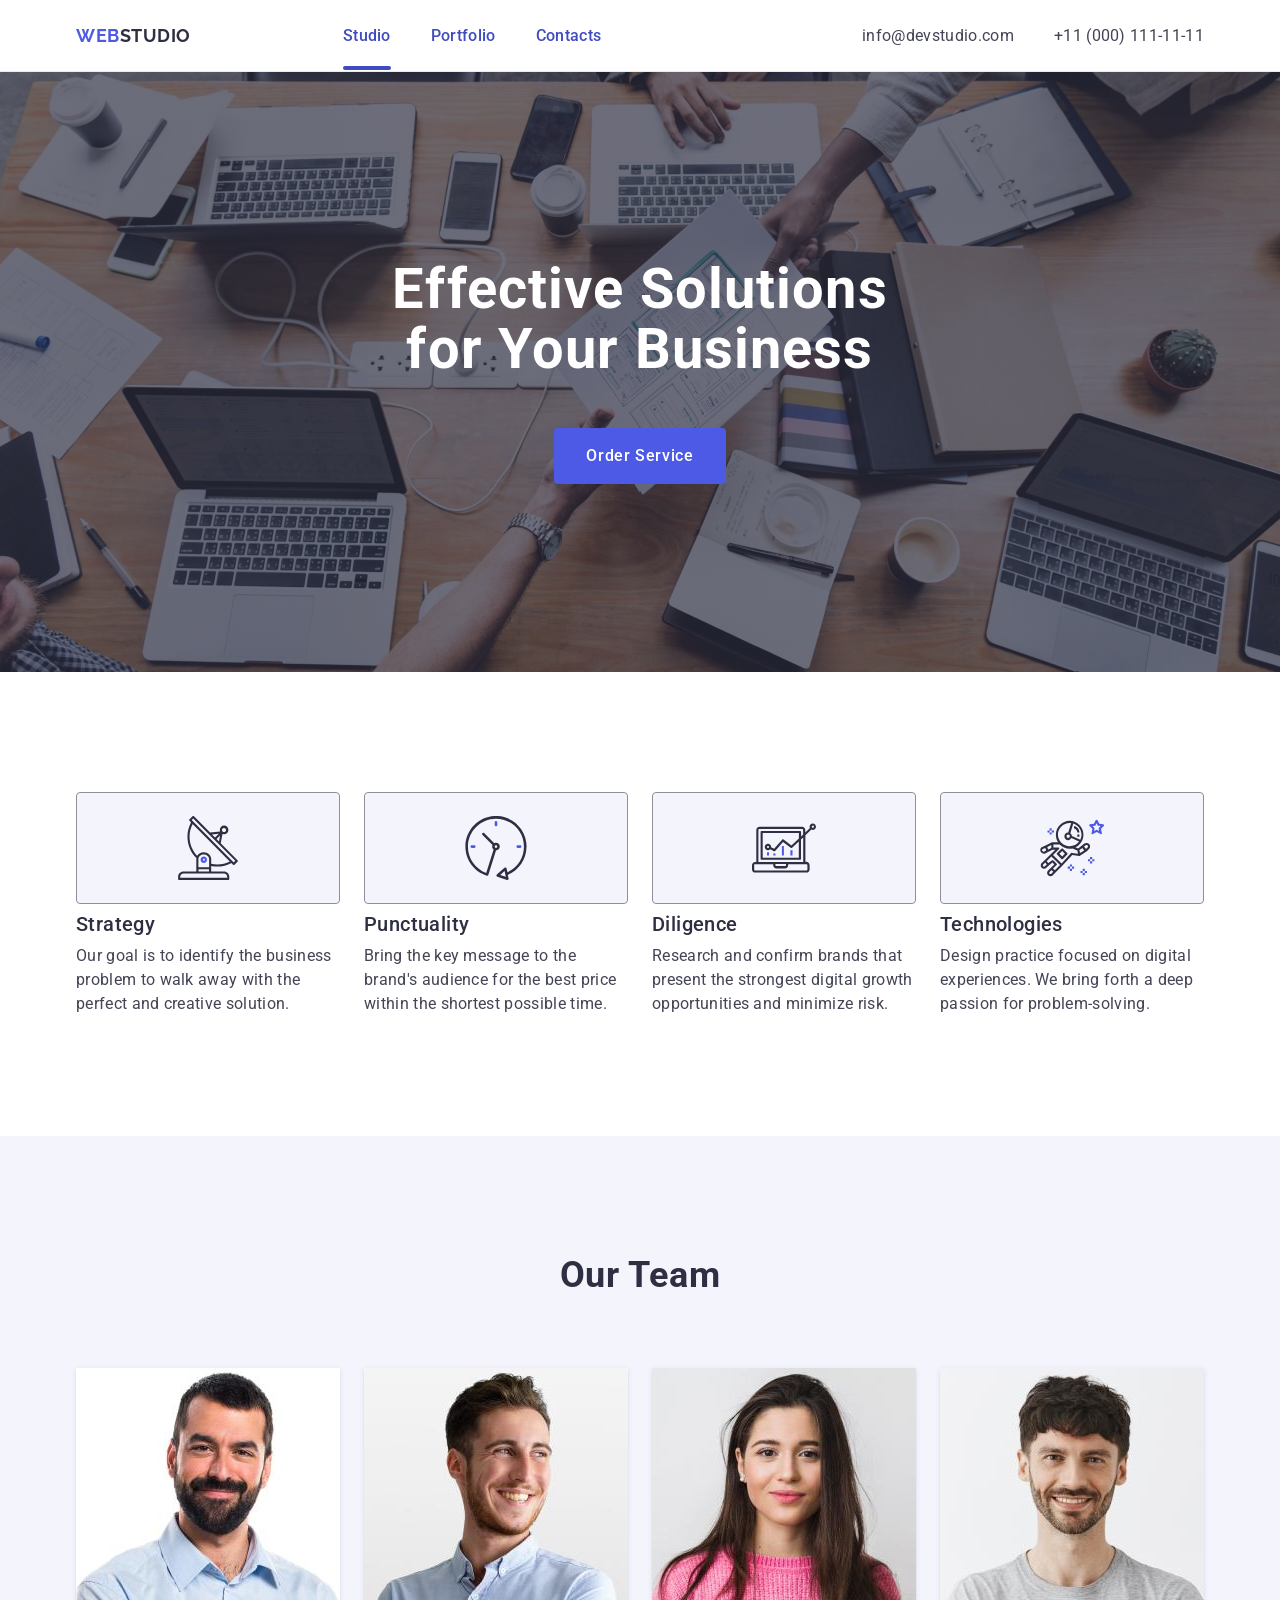
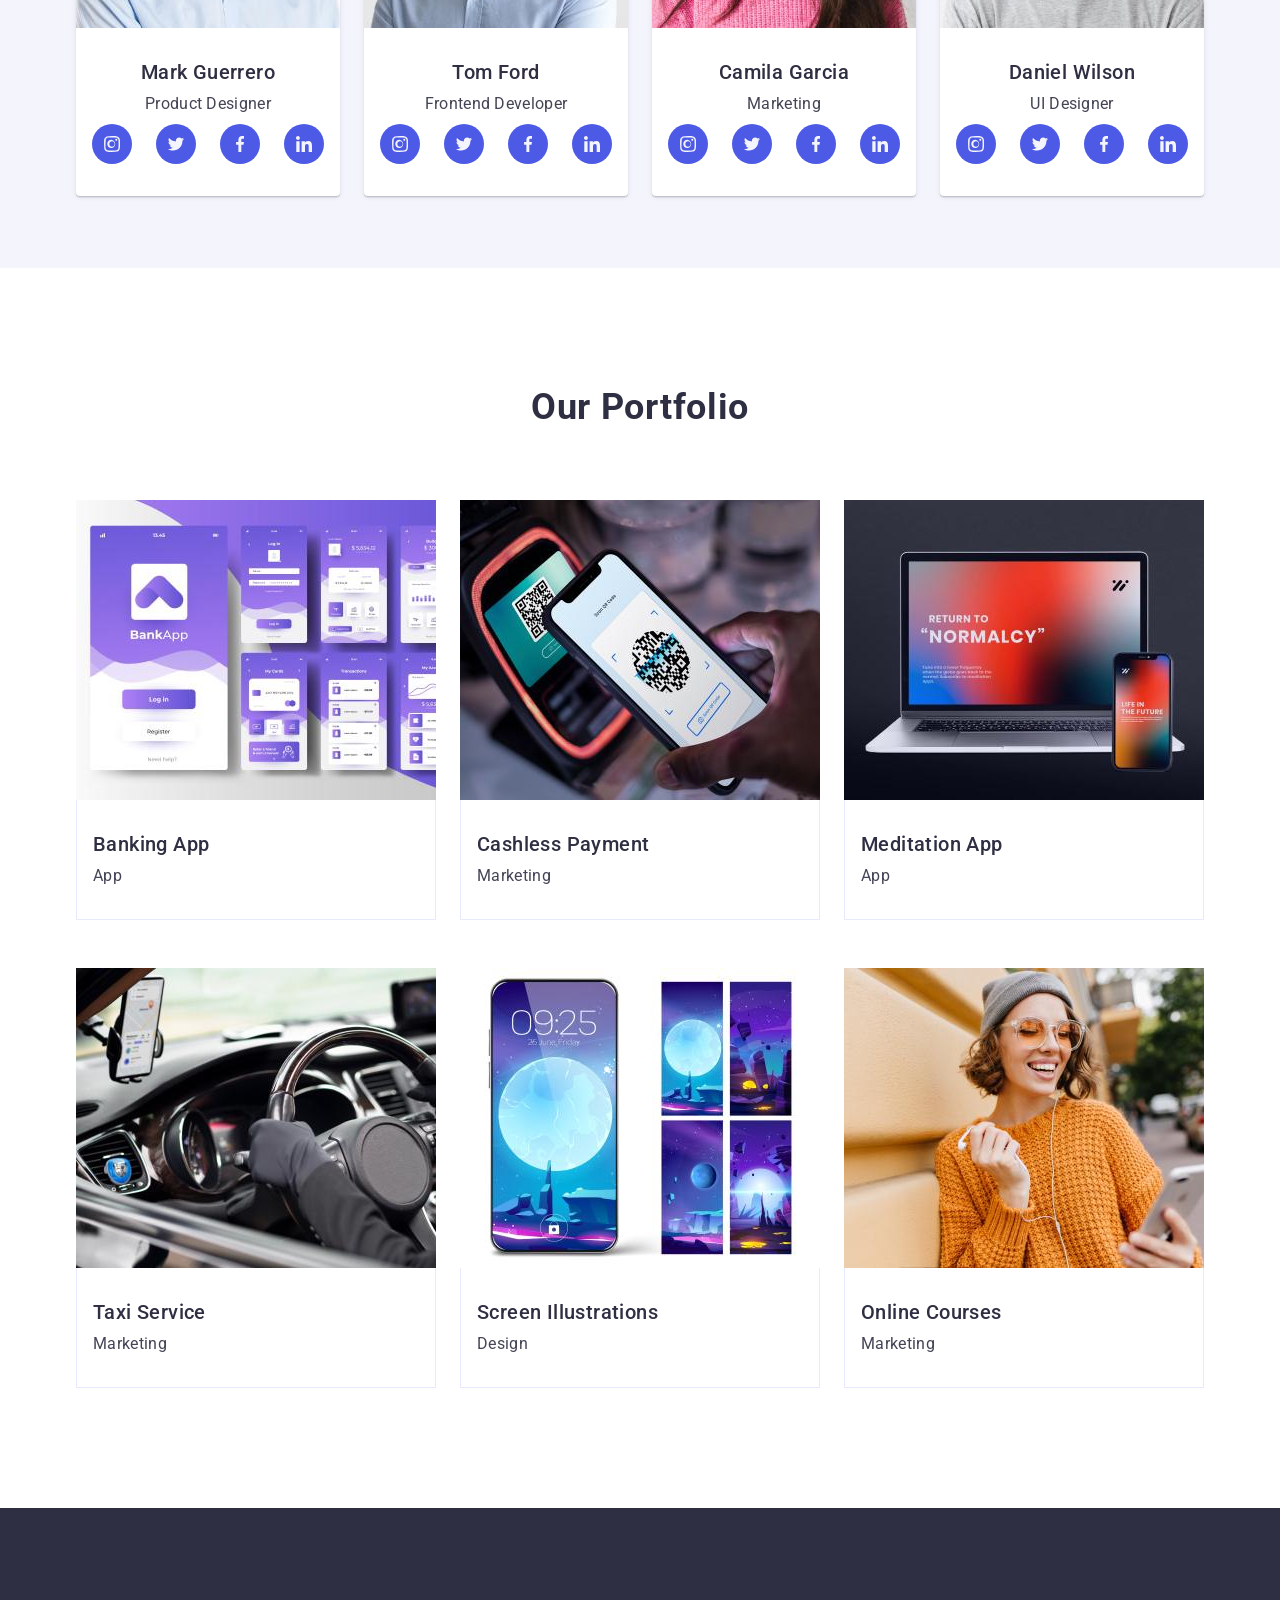
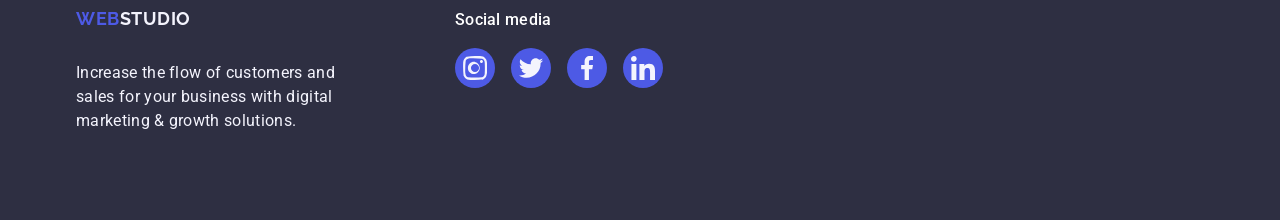
<file: index.html>
<!DOCTYPE html>
<html lang="en">
  <head>
    <meta charset="UTF-8" />
    <meta http-equiv="X-UA-Compatible" content="IE=edge" />
    <meta name="viewport" content="width=device-width, initial-scale=1.0" />
    <link rel="preconnect" href="https://fonts.googleapis.com" />
    <link rel="preconnect" href="https://fonts.gstatic.com" crossorigin />
    <link
      href="https://fonts.googleapis.com/css2?family=Raleway:ital,wght@0,700;1,700&family=Roboto:wght@400;500;700&display=swap"
      rel="stylesheet"
    />
    <link
      rel="stylesheet"
      href="https://cdn.jsdelivr.net/npm/modern-normalize@1.1.0/modern-normalize.min.css"
    />
    <link rel="stylesheet" href="./css/styles.css" />
    <title>WebStudio</title>
  </head>

  <body>
    <header class="header">
      <div class="container">
        <nav class="navigation">
          <a href="./index.html" class="navigation-list-logo-item-left"
            >Web<span class="navigation-list-logo-item-right">Studio</span></a
          >
          <ul class="navigation-list">
            <li class="navigation-list-item">
              <a
                class="navigation-list-link navigation-list-link-active"
                href="./index.html"
                >Studio</a
              >
            </li>
            <li class="navigation-list-item">
              <a class="navigation-list-link" href="">Portfolio</a>
            </li>
            <li class="navigation-list-item">
              <a class="navigation-list-link" href="">Contacts</a>
            </li>
          </ul>
        </nav>
        <address class="address">
          <ul class="address-list-item">
            <li class="address-list">
              <a
                class="address-list-mailto-phone"
                href="mailto:info@devstudio.com"
                >info@devstudio.com</a
              >
            </li>
            <li class="address-list">
              <a
                class="address-list-mailto-phone"
                href="teladdress-list-mailto-phone:+110001111111"
                >+11 (000) 111-11-11</a
              >
            </li>
          </ul>
        </address>
      </div>
    </header>

    <main class="main">
      <!--HERO-->
      <section class="hero">
        <div class="container">
          <h1 class="hero-header">Effective Solutions for Your Business</h1>
          <button class="modal-btn" type="button">Order Service</button>
        </div>
      </section>

      <!--O nas-->
      <section class="about">
        <div class="container">
          <!--Nasze atuty-->
          <h2 class="secondary-header visually-hidden">Our advantages</h2>
          <ul class="about-strengths">
            <li class="about-strengths-list">
              <div class="about-icon">
                <svg class="about-icon-item" width="64" height="64">
                  <use href="./images/icons.svg#icon-antenna"></use>
                </svg>
              </div>
              <h3 class="about-header-list">Strategy</h3>
              <p class="about-strengths-list-item">
                Our goal is to identify the business problem to walk away with
                the perfect and creative solution.
              </p>
            </li>
            <li class="about-strengths-list">
              <div class="about-icon">
                <svg class="about-icon-item" width="64" height="64">
                  <use href="./images/icons.svg#icon-clock"></use>
                </svg>
              </div>
              <h3 class="about-header-list">Punctuality</h3>
              <p class="about-strengths-list-item">
                Bring the key message to the brand's audience for the best price
                within the shortest possible time.
              </p>
            </li>
            <li class="about-strengths-list">
              <div class="about-icon">
                <svg class="about-icon-item" width="64" height="64">
                  <use href="./images/icons.svg#icon-diagram"></use>
                </svg>
              </div>
              <h3 class="about-header-list">Diligence</h3>
              <p class="about-strengths-list-item">
                Research and confirm brands that present the strongest digital
                growth opportunities and minimize risk.
              </p>
            </li>
            <li class="about-strengths-list">
              <div class="about-icon">
                <svg class="about-icon-item" width="64" height="64">
                  <use href="./images/icons.svg#icon-astronaut"></use>
                </svg>
              </div>
              <h3 class="about-header-list">Technologies</h3>
              <p class="about-strengths-list-item">
                Design practice focused on digital experiences. We bring forth a
                deep passion for problem-solving.
              </p>
            </li>
          </ul>
        </div>
      </section>

      <!--Agencja-->
      <section class="agency">
        <div class="container">
          <h2 class="secondary-header mar">Our Team</h2>
          <ul class="agency-img">
            <li class="agency-img-list">
              <img
                class="agency-img-list-team"
                src="./images/team/teamcard1.jpg"
                alt="smiling man with dark beard in a blue shirt"
                width="264"
                height="260"
              />
              <div class="species">
                <h3 class="agency-list-name">Mark Guerrero</h3>
                <p class="agency-list-name-item">Product Designer</p>
                <ul class="icon-list">
                  <li class="icon">
                    <a class="icon-link" href="">
                      <svg class="icon-svg" width="16" height="16">
                        <use href="./images/icons.svg#icon-instagram"></use>
                      </svg>
                    </a>
                  </li>
                  <li class="icon">
                    <a class="icon-link" href="">
                      <svg class="icon-svg" width="16" height="16">
                        <use href="./images/icons.svg#icon-twitter"></use>
                      </svg>
                    </a>
                  </li>
                  <li class="icon">
                    <a class="icon-link" href="">
                      <svg class="icon-svg" width="16" height="16">
                        <use href="./images/icons.svg#icon-facebook"></use>
                      </svg>
                    </a>
                  </li>
                  <li class="icon">
                    <a class="icon-link" href="">
                      <svg class="icon-svg" width="16" height="16">
                        <use href="./images/icons.svg#icon-linkedin"></use>
                      </svg>
                    </a>
                  </li>
                </ul>
              </div>
            </li>
            <li class="agency-img-list">
              <img
                class="agency-img-list-team"
                src="./images/team/teamcard2.jpg"
                alt="a smiling man with red beard and a blue shirt"
                width="264"
                height="260"
              />
              <div class="species">
                <h3 class="agency-list-name">Tom Ford</h3>
                <p class="agency-list-name-item">Frontend Developer</p>
                <ul class="icon-list">
                  <li class="icon">
                    <a class="icon-link" href="">
                      <svg class="icon-svg" width="16" height="16">
                        <use href="./images/icons.svg#icon-instagram"></use>
                      </svg>
                    </a>
                  </li>
                  <li class="icon">
                    <a class="icon-link" href="">
                      <svg class="icon-svg" width="16" height="16">
                        <use href="./images/icons.svg#icon-twitter"></use>
                      </svg>
                    </a>
                  </li>
                  <li class="icon">
                    <a class="icon-link" href="">
                      <svg class="icon-svg" width="16" height="16">
                        <use href="./images/icons.svg#icon-facebook"></use>
                      </svg>
                    </a>
                  </li>
                  <li class="icon">
                    <a class="icon-link" href="">
                      <svg class="icon-svg" width="16" height="16">
                        <use href="./images/icons.svg#icon-linkedin"></use>
                      </svg>
                    </a>
                  </li>
                </ul>
              </div>
            </li>
            <li class="agency-img-list">
              <img
                class="agency-img-list-team"
                src="./images/team/teamcard3.jpg"
                alt="woman with long black hair in a pink sweater"
                width="264"
                height="260"
              />
              <div class="species">
                <h3 class="agency-list-name">Camila Garcia</h3>
                <p class="agency-list-name-item">Marketing</p>
                <ul class="icon-list">
                  <li class="icon">
                    <a class="icon-link" href="">
                      <svg class="icon-svg" width="16" height="16">
                        <use href="./images/icons.svg#icon-instagram"></use>
                      </svg>
                    </a>
                  </li>
                  <li class="icon">
                    <a class="icon-link" href="">
                      <svg class="icon-svg" width="16" height="16">
                        <use href="./images/icons.svg#icon-twitter"></use>
                      </svg>
                    </a>
                  </li>
                  <li class="icon">
                    <a class="icon-link" href="">
                      <svg class="icon-svg" width="16" height="16">
                        <use href="./images/icons.svg#icon-facebook"></use>
                      </svg>
                    </a>
                  </li>
                  <li class="icon">
                    <a class="icon-link" href="">
                      <svg class="icon-svg" width="16" height="16">
                        <use href="./images/icons.svg#icon-linkedin"></use>
                      </svg>
                    </a>
                  </li>
                </ul>
              </div>
            </li>
            <li class="agency-img-list">
              <img
                class="agency-img-list-team"
                src="./images/team/teamcard4.jpg"
                alt="a shaggy man with short stubble in a gray T-shirt"
                width="264"
                height="260"
              />
              <div class="species">
                <h3 class="agency-list-name">Daniel Wilson</h3>
                <p class="agency-list-name-item">UI Designer</p>
                <ul class="icon-list">
                  <li class="icon">
                    <a class="icon-link" href="">
                      <svg class="icon-svg" width="16" height="16">
                        <use href="./images/icons.svg#icon-instagram"></use>
                      </svg>
                    </a>
                  </li>
                  <li class="icon">
                    <a class="icon-link" href="">
                      <svg class="icon-svg" width="16" height="16">
                        <use href="./images/icons.svg#icon-twitter"></use>
                      </svg>
                    </a>
                  </li>
                  <li class="icon">
                    <a class="icon-link" href="">
                      <svg class="icon-svg" width="16" height="16">
                        <use href="./images/icons.svg#icon-facebook"></use>
                      </svg>
                    </a>
                  </li>
                  <li class="icon">
                    <a class="icon-link" href="">
                      <svg class="icon-svg" width="16" height="16">
                        <use href="./images/icons.svg#icon-linkedin"></use>
                      </svg>
                    </a>
                  </li>
                </ul>
              </div>
            </li>
          </ul>
        </div>
      </section>

      <!--Portfolio-->
      <section class="portfolio">
        <div class="container">
          <h2 class="secondary-header mar">Our Portfolio</h2>
          <ul class="portfolio-img">
            <li class="portfolio-img-list">
              <div class="box">
                <img
                  class="portfolio-img-list-item"
                  src="./images/portfolio/img1.jpg"
                  alt="view of the banking application with its subpages"
                  width="360"
                  height="300"
                />
                <!-- <div class="overlay"> -->
                <p class="content overlay">
                  14 Stylish and User-Friendly App Design Concepts · Task
                  Manager App · Calorie Tracker App · Exotic Fruit Ecommerce App
                  · Cloud Storage App
                </p>
                <!-- </div> -->
              </div>
              <div class="card-content">
                <h3 class="portfolio-list-title">Banking App</h3>
                <p class="portfolio-list-product">App</p>
              </div>
            </li>
            <li class="portfolio-img-list">
              <div class="box">
                <img
                  class="portfolio-img-list-item"
                  src="./images/portfolio/img2.jpg"
                  alt="a payment terminal with a qr code and a smartphone copying this code"
                  width="360"
                  height="300"
                />
                <!-- <div class="overlay"> -->
                <p class="content overlay">
                  14 Stylish and User-Friendly App Design Concepts · Task
                  Manager App · Calorie Tracker App · Exotic Fruit Ecommerce App
                  · Cloud Storage App
                </p>
                <!-- </div> -->
              </div>
              <div class="card-content">
                <h3 class="portfolio-list-title">Cashless Payment</h3>
                <p class="portfolio-list-product">Marketing</p>
              </div>
            </li>
            <li class="portfolio-img-list">
              <div class="box">
                <img
                  class="portfolio-img-list-item"
                  src="./images/portfolio/img3.jpg"
                  alt="view of a laptop and smartphone with an application titled return to normalcy, on a colorful background"
                  width="360"
                  height="300"
                />
                <!-- <div class="overlay"> -->
                <p class="content overlay">
                  14 Stylish and User-Friendly App Design Concepts · Task
                  Manager App · Calorie Tracker App · Exotic Fruit Ecommerce App
                  · Cloud Storage App
                </p>
                <!-- </div> -->
              </div>
              <div class="card-content">
                <h3 class="portfolio-list-title">Meditation App</h3>
                <p class="portfolio-list-product">App</p>
              </div>
            </li>
            <li class="portfolio-img-list">
              <div class="box">
                <img
                  class="portfolio-img-list-item"
                  src="./images/portfolio/img4.jpg"
                  alt="view of the car cockpit with the driver wearing gloves holding the steering wheel"
                  width="360"
                  height="300"
                />
                <!-- <div class="overlay"> -->
                <p class="content overlay">
                  14 Stylish and User-Friendly App Design Concepts · Task
                  Manager App · Calorie Tracker App · Exotic Fruit Ecommerce App
                  · Cloud Storage App
                </p>
                <!-- </div> -->
              </div>
              <div class="card-content">
                <h3 class="portfolio-list-title">Taxi Service</h3>
                <p class="portfolio-list-product">Marketing</p>
              </div>
            </li>
            <li class="portfolio-img-list">
              <div class="box">
                <img
                  class="portfolio-img-list-item"
                  src="./images/portfolio/img5.jpg"
                  alt="the smartphone screenshot is shown in the illustrations"
                  width="360"
                  height="300"
                />
                <!-- <div class="overlay"> -->
                <p class="content overlay">
                  14 Stylish and User-Friendly App Design Concepts · Task
                  Manager App · Calorie Tracker App · Exotic Fruit Ecommerce App
                  · Cloud Storage App
                </p>
                <!-- </div> -->
              </div>
              <div class="card-content">
                <h3 class="portfolio-list-title">Screen Illustrations</h3>
                <p class="portfolio-list-product">Design</p>
              </div>
            </li>
            <li class="portfolio-img-list">
              <div class="box">
                <img
                  class="portfolio-img-list-item"
                  src="./images/portfolio/img6.jpg"
                  alt="charming-short-haired-lady-gray-hat-standing-beside-wall-with-smartphone"
                  width="360"
                  height="300"
                />
                <!-- <div class="overlay"> -->
                <p class="content overlay">
                  14 Stylish and User-Friendly App Design Concepts · Task
                  Manager App · Calorie Tracker App · Exotic Fruit Ecommerce App
                  · Cloud Storage App
                </p>
                <!-- </div> -->
              </div>
              <div class="card-content">
                <h3 class="portfolio-list-title">Online Courses</h3>
                <p class="portfolio-list-product">Marketing</p>
              </div>
            </li>
          </ul>
        </div>
      </section>
    </main>

    <!---->
    <footer class="footer">
      <div class="container">
        <div class="footer-logo">
          <a href="./index.html" class="footer-logo-item-left"
            >Web<span class="footer-logo-item-right">Studio</span></a
          >

          <p class="footer-text">
            Increase the flow of customers and<br />
            sales for your business with digital <br />
            marketing & growth solutions.
          </p>
        </div>
        <div class="footer-social-media">
          <p class="footer-social">Social media</p>
          <ul class="footer-icon-list">
            <li class="footer-icon">
              <a class="footer-icon-link" href="">
                <svg class="footer-icon-svg" width="24" height="24">
                  <use href="./images/icons.svg#icon-instagram"></use>
                </svg>
              </a>
            </li>
            <li class="footer-icon">
              <a class="footer-icon-link" href="">
                <svg class="footer-icon-svg" width="24" height="24">
                  <use href="./images/icons.svg#icon-twitter"></use>
                </svg>
              </a>
            </li>
            <li class="footer-icon">
              <a class="footer-icon-link" href="">
                <svg class="footer-icon-svg" width="24" height="24">
                  <use href="./images/icons.svg#icon-facebook"></use>
                </svg>
              </a>
            </li>
            <li class="footer-icon">
              <a class="footer-icon-link" href="">
                <svg class="footer-icon-svg" width="24" height="24">
                  <use href="./images/icons.svg#icon-linkedin"></use>
                </svg>
              </a>
            </li>
          </ul>
        </div>
      </div>
    </footer>
  </body>
</html>
<!-- do usunięcia -->
<!-- <img
                      src="./images/linkedin.svg"
                      width="16"
                      height="16"
                      alt="Description"
                    /> -->
</file>
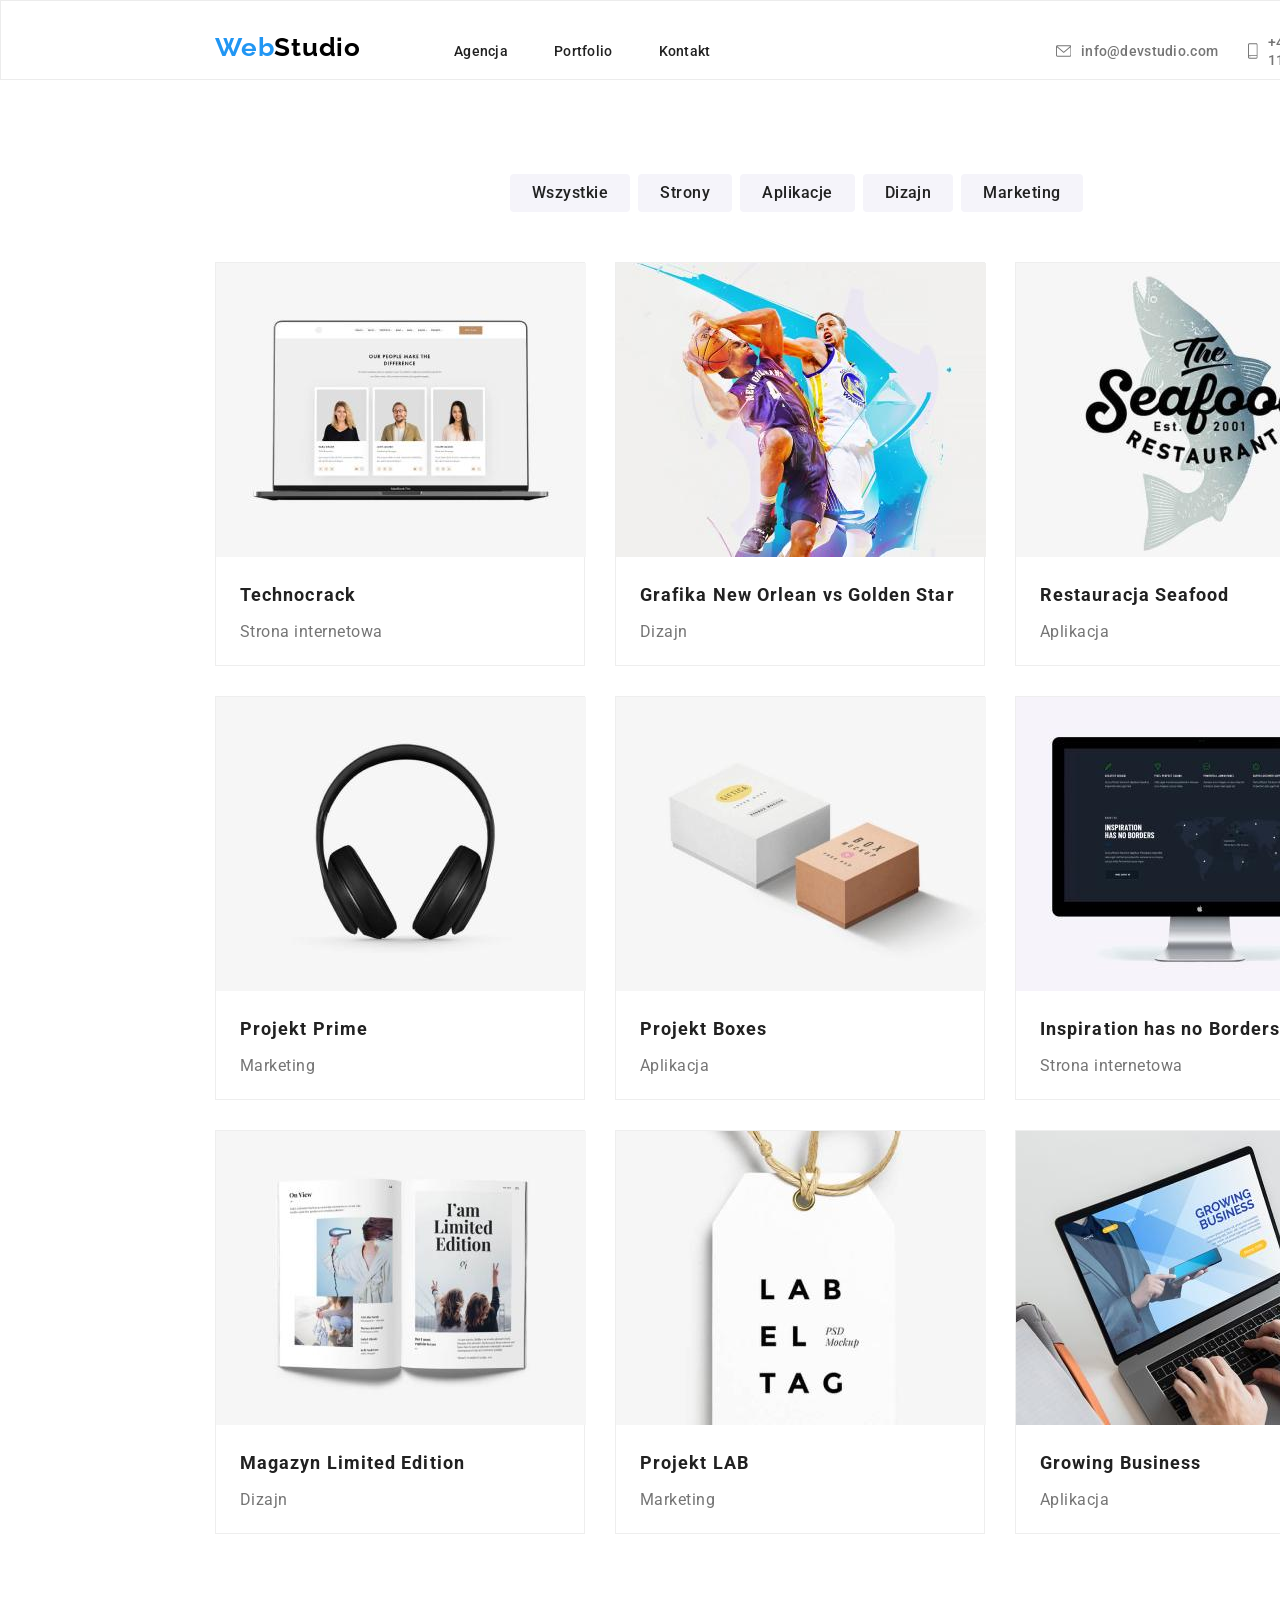
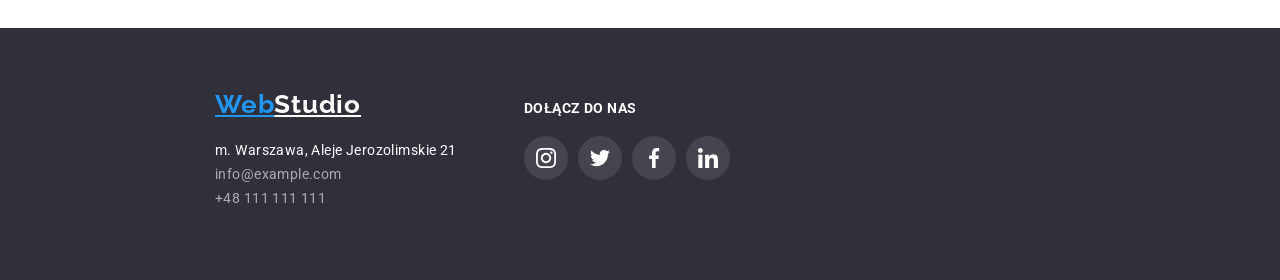
<file: portfolio.html>
<!DOCTYPE html>
<html lang="pl">
<head>
    <meta charset="UTF-8">
    <meta http-equiv="X-UA-Compatible" content="IE=edge">
    <meta name="viewport" content="width=device-width, initial-scale=1.0">
    <link rel="stylesheet" href="https://cdnjs.cloudflare.com/ajax/libs/modern-normalize/1.0.0/modern-normalize.min.css" />
    <link rel="stylesheet" href="css/style.css">
    <link rel="preconnect" href="https://fonts.googleapis.com">
    <link rel="preconnect" href="https://fonts.gstatic.com" crossorigin>
    <link href="https://fonts.googleapis.com/css2?family=Raleway:wght@700&family=Roboto:wght@400;500;700;900&display=swap"
        rel="stylesheet">
    <title>Portfolio</title>
</head>

<body class="body">

    <header class="header border">
        <div class="container">
            <nav class="navigation">
    
                <ul class="navigation-list-logo list">
                    <li class="navigation-list-logo-item"><a class="navigation-list-logo-item-left link"
                            href="index.html">Web</a></li>
                    <li class="navigation-list-logo-item"><a class="navigation-list-logo-item-right link"
                            href="index.html">Studio</a></li>
                </ul>
    
                <ul class="navigation-list list">
                    <li class="navigation-list-item"><a class="navigation-list-link link" href="#">Agencja</a></li>
                    <li class="navigation-list-item"><a class="navigation-list-link link"
                            href="portfolio.html">Portfolio</a></li>
                    <li class="navigation-list-item"><a class="navigation-list-link link" href="#">Kontakt</a></li>
                </ul>
            </nav>
            <div class="header-address">
                <ul class="address list">
                    <svg class="address-icon-envelope">
                        <use href="image/icons.svg#icon-envelope"></use>
                    </svg>
                    <li class="address-list"><a class="address-list-mailto link"
                            href="mailto:info@devstudio.com">info@devstudio.com</a></li>
                        <svg class="address-icon-smartphone">
                            <use href="image/icons.svg#icon-smartphone"></use>
                        </svg>
                    <li class="address-list"><a class="address-list-phone-number link" href="tel:+48111111111">+48 111 111
                            111</a></li>
                </ul>
            </div>
        </div>
    </header>

    <main class="main">
        <div class="container">
    
            <!--Portfolio-->

            <section class="portfolio section">
           

                <!--Filters-->

                <div class="portfolio-top">
                    <ul class="portfolio-top-list list">
                        <li class="portfolio-top-list-item"><button class="modal-button" type="button">Wszystkie</button></li>
                        <li class="portfolio-top-list-item"><button class="modal-button" type="button">Strony</button></li>
                        <li class="portfolio-top-list-item"><button class="modal-button" type="button">Aplikacje</button></li>
                        <li class="portfolio-top-list-item"><button class="modal-button" type="button">Dizajn</button></li>
                        <li class="portfolio-top-list-item"><button class="modal-button" type="button">Marketing</button></li>
                    </ul>

                </div>

                <!--Projects-->

                <div class="portfolio-bottom">
                    <ul class="portfolio-img-list list">
                        <li class="portfolio-img-list-item">
                            <img class="portfolio-img-list-item-project" src="image/portfolio/project1.jpg" alt="strona internetowa" width="370" height="294">
                            <h3 class="portfolio-list-title">Technocrack</h3>
                            <p class="portfolio-list-product">Strona internetowa</p>
                        </li>
                        <li class="portfolio-img-list-item">
                            <img class="portfolio-img-list-item-project" src="image/portfolio/project2.jpg" alt="grafika dizajn" width="370" height="294">
                            <h3 class="portfolio-list-title">Grafika New Orlean vs Golden Star</h3>
                            <p class="portfolio-list-product">Dizajn</p>
                        </li>
                        <li class="portfolio-img-list-item">
                            <img class="portfolio-img-list-item-project" src="image/portfolio/project3.jpg" alt="restauracja Seafood" width="370" height="294"> 
                            <h3 class="portfolio-list-title">Restauracja Seafood</h3>
                            <p class="portfolio-list-product">Aplikacja</p>
                        </li>
                        <li class="portfolio-img-list-item">
                            <img class="portfolio-img-list-item-project" src="image/portfolio/project4.jpg" alt="projekt prime" width="370" height="294"> 
                            <h3 class="portfolio-list-title">Projekt Prime</h3>
                            <p class="portfolio-list-product">Marketing</p>
                        </li>
                        <li class="portfolio-img-list-item">
                            <img class="portfolio-img-list-item-project" src="image/portfolio/project5.jpg" alt="projekt boxes" width="370" height="294"> 
                            <h3 class="portfolio-list-title">Projekt Boxes</h3>
                            <p class="portfolio-list-product">Aplikacja</p>
                        </li>
                        <li class="portfolio-img-list-item">
                            <img class="portfolio-img-list-item-project" src="image/portfolio/project6.jpg" alt="Strona internetowa inspiration " width="370" height="294"> 
                            <h3 class="portfolio-list-title">Inspiration has no Borders</h3>
                            <p class="portfolio-list-product">Strona internetowa</p>
                        </li>
                        <li class="portfolio-img-list-item">
                            <img class="portfolio-img-list-item-project" src="image/portfolio/project7.jpg" alt="magazyn limited edition" width="370" height="294"> 
                            <h3 class="portfolio-list-title">Magazyn Limited Edition</h3>
                            <p class="portfolio-list-product">Dizajn</p>
                        </li>
                        <li class="portfolio-img-list-item">
                            <img class="portfolio-img-list-item-project" src="image/portfolio/project8.jpg" alt="projekt lab" width="370" height="294"> 
                            <h3 class="portfolio-list-title">Projekt LAB</h3>
                            <p class="portfolio-list-product">Marketing</p>
                        </li>
                        <li class="portfolio-img-list-item">
                            <img class="portfolio-img-list-item-project" src="image/portfolio/project9.jpg" alt="aplikacja arowing business" width="370" height="294"> 
                            <h3 class="portfolio-list-title">Growing Business</h3>
                            <p class="portfolio-list-product">Aplikacja</p>
                        </li>
                    </ul>

                </div>
            

            </section>
        </div>
    </main>

  
    <footer class="footer">
        <div class="footer-item container">
            <div class="footer-logo">
                <ul class="navigation-list-logo list">
                    <li><a class="navigation-list-logo-item-left" href="index.html">Web</a></li>
                    <li><a class="navigation-list-logo-item-right color" href="index.html">Studio</a></li>
                </ul>
            </div>
            <div class="footer-address top-fp">
                <address class="address">
                    <ul class="address-list list">
                        <li class="address-list-item"><a class="address-list-item-link-address link" href="#"
                                target="_blank">m. Warszawa, Aleje Jerozolimskie 21</a></li>
                        <li class="address-list-item"><a class="address-list-item-link-mailto link"
                                href="mailto:info@example.com">info@example.com</a></li>
                        <li class="address-list-item"><a class="address-list-item-link-phone-number link"
                                href="tel:+48111111111">+48 111 111 111</a></li>
                    </ul>
                </address>
            </div>
            <div class="footer-social-list">
                <h4 class="footer-social-item">DOŁĄCZ DO NAS</h4>
                <ul class="social-list list">
                    <li class="social-list-item link">
                        <a class="social-list-link dark" href="#">
                            <svg class="social-icon">
                                <use href="image/icons.svg#icon-instagram"></use>
                            </svg>
                        </a>
                    </li>
                    <li class="social-list-item link">
                        <a class="social-list-link dark" href="#">
                            <svg class="social-icon">
                                <use href="image/icons.svg#icon-twitter"></use>
                            </svg>
                        </a>
                    </li>
                    <li class="social-list-item link">
                        <a class="social-list-link dark" href="#">
                            <svg class="social-icon">
                                <use href="image/icons.svg#icon-facebook"></use>
                            </svg>
                        </a>
                    </li>
                    <li class="social-list-item link">
                        <a class="social-list-link dark" href="#">
                            <svg class="social-icon">
                                <use href="image/icons.svg#icon-linkedin"></use>
                            </svg>
                        </a>
                    </li>
                </ul>
            </div>
        </div>
    
    </footer>


</body>
</html>
</file>
<file: css/styles.css>
*,
*::before,
*::after {
            box-sizing: border-box;
            margin: 0;
            padding: 0;
         }

    body {
            font-family: "Roboto" , sans-serif;
            background-color: #FFFFFF;
            color: #434455;
          }

        h1,
        h2,
        h3,
        h4,
        h5,
        h6,
        p 
        {
            margin-top: 0;
            margin-bottom: 0;
        }

       ul, ol
        {
          list-style-type: none;
          margin-top: 0;
          margin-bottom: 0;
          padding-left: 0;
        }

       img 
        {
          display: block;
          max-width: 100%;
        }

        .container 
        {
          width: 1158px;
          margin: 0 auto;
          padding: 0 15px 0 15px;
          /* padding: 120px 0px; */
        }

         /*========COMPONENTS========*/

        .modal-btn 
        {
          font-size: 16px;
          font-weight: 500;
          line-height: 1.5;
          letter-spacing: 0.04em;
          color: #FFFFFF;
          background-color: #4D5AE5; 
          padding: 16px 32px 16px 32px;
          border-radius: 4px;
          min-width: 169px;
          height: 56px;
          border: none;
          cursor: pointer;
          margin-top: 48px;
          transition: background-color 250ms cubic-bezier(0.4, 0, 0.2, 1);
        }

        .mar 
        {
          margin-bottom: 72px;
        }

         /*========END-COMPONENTS========*/


        /*======== HEADER ========*/

        .header 
        {        
          height: 72px;
          display: flex;
          align-items: center;
          border-bottom: 1px solid #e7e9fc;
          box-shadow: 0px 2px 1px rgba(46, 47, 66, 0.08),
            0px 1px 1px rgba(46, 47, 66, 0.16),
            0px 1px 6px rgba(46, 47, 66, 0.08);
        }

        .header .container 
        {
          display: flex;
          justify-content: space-between;
        }
        
        .navigation 
        {
          display: flex;
          align-items: center;
        }

        .navigation-list-logo-item-left, 
        .navigation-list-logo-item-right
        {
          font-family: Raleway, sans-serif;
          font-size: 18px;
          font-weight: 700;
          line-height: 1.17;
          letter-spacing: 0.03em;
          text-decoration: none;
          text-transform: uppercase;
          margin-right: 76px;
        }

        .navigation-list-logo-item-left 
        {
          color: #4D5AE5;
        }

        .navigation-list-logo-item-right 
        {
          color: #2E2F42;
        }

        .navigation-list 
        {
          display: flex;
          gap: 40px;
        }

        /* .navigation-list-item
        {
          position: relative;
        } */
        /* .navigation-list-item:hover::after 
        {
          display: block;
        } */
      /* .navigation-list-item::after 
        {
          display: none;
          --height: 4px;
          border-radius: 2px;
          content: "";
          background-color: rgba(64, 75, 191, 1);
          width: 100%;
          height: var(--height); 
          position: absolute;
          left: 0;
          bottom: -24px;
          bottom: calc(-1 x var(--height) - 5px);  
          }  */

        /* .navigation-list-link:hover::after 
        {
          display: block;
        } */

        .navigation-list-link-active::after 
        {
          display: block;
          /* display: none; */
          --height: 4px;
          border-radius: 2px;
          content: "";
          background-color: #404bbf;
          width: 100%;
          height: var(--height);
          position: absolute;
          left: 0;
          bottom: -1px;
          /* bottom: calc(-1 x var(--height) - 5px);   */
        }

        .navigation-list-link 
        {
          font-size: 16px;
          font-weight: 500;
          line-height: 1.5;
          letter-spacing: 0.02em;
          text-decoration: none;
          color: #2E2F42;
          padding-top: 24px;
          padding-bottom: 24px;
          position: relative;
          color: #404bbf;
          transition: color 250ms cubic-bezier(0.4, 0, 0.2, 1);
        }
            
        .address-list-mailto-phone
        {
          font-size: 16px;
          line-height: 1.5;
          letter-spacing: 0.02em;
          text-decoration: none;
          color: #434455;
          transition: color 250ms cubic-bezier(0.4, 0, 0.2, 1);
        }

        .address 
        {
          font-style: normal;
        }

        .address-list-item
        {
          display: flex;
          gap: 40px;
        }

        .navigation-list-link:hover,
        .navigation-list-link:focus,
        .address-list-mailto-phone:hover,
        .address-list-mailto-phone:focus

        {
          color: #404BBF;
        }

/*========END-HEADER ========*/

/*========HERO========*/
      
        .hero .container 
        {
          display: flex;
          flex-direction: column;
          align-items: center;
        }

        .hero 
        {
          max-width: 1440px;
          height: 600px;
          background-color: #2E2F42;
          background-image: linear-gradient(to bottom,
              rgba(46, 47, 66, 0.7),
              rgba(46, 47, 66, 0.7)),
              url(../images/hero/hero-bg.jpg);
          background-repeat: no-repeat;
          background-position: center;
          background-size: cover;
          padding-top: 188px;
          padding-bottom: 188px;
          display: flex;
          flex-direction: column;
          justify-content: center;  
        }

        .hero-header
        {
          font-size: 56px;
          font-weight: 700;
          line-height: 1.07;
          letter-spacing: 0.02em;
          text-align: center;
          color: #FFFFFF;
          max-width: 496px;
        }

        .modal-btn:hover,
        .modal-btn:focus 
        {
          background-color: #404BBF;
          cursor: pointer;
               
        }

   /*========END-HERO========*/


   /*========ABOUT========*/

        .about 
        {
          padding: 120px 0;
        }

        .secondary-header 
        {
          font-size: 36px;
          font-weight: 700;
          line-height: 1.11;
          letter-spacing: 0.02em;
          text-align: center;
          color: #2E2F42;
          text-transform: capitalize;
        }

        .visually-hidden {
          position: absolute;
          width: 1px;
          height: 1px;
          margin: -1px;
          border: 0;
          padding: 0;
          white-space: nowrap;
          clip-path: inset(100%);
          clip: rect(0 0 0 0);
          overflow: hidden;
        }

        .about-header-list 
        {
          font-size: 20px;
          font-weight: 500;
          line-height: 1.2;
          letter-spacing: 0.02em;
          color: #2E2F42;
          margin-bottom: 8px;
        }

        .about-strengths-list-item 
        {
          font-size: 16px;
          line-height: 1.5;
          letter-spacing: 0.02em;
        }

        .about-strengths-list 
        {
          width: 264px;
          height: 224px;
          width: calc((100% - 72px) / 4);
        }

        .about-strengths 
        {
          display: flex;
          gap: 24px;
        }

        .about-icon 
        {
          width: 264px;
          height: 112px;
          background: #F4F4FD;
          border: 1px solid #8E8F99;
          border-radius: 4px;
          /* margin-bottom: 30px; */
          display: flex;
          align-items: center;
          justify-content: center;
          margin-bottom: 8px;
        }

        /* .about-icon-item  
        {
          width: 64px;
          height: 64px;
          margin: 24px 100px;
        }  */

           
   /*========END-ABOUT========*/

   /*========AGENCY========*/

        .agency 
        {
          background-color: #F4F4FD;
          height: 732px;
          padding: 120px 0;
        }

        .agency-img 
        {
          display: flex;
          gap: 24px;
          
        }
                         
        .agency-img-list 
        {
          box-shadow: 
          0px 2px 1px 0px rgba(46, 47, 66, 0.08),
          0px 1px 1px 0px rgba(46, 47, 66, 0.16),
          0px 1px 6px 0px rgba(46, 47, 66, 0.08);
          border-radius: 0px 0px 4px 4px;
          background-color: #FFFFFF;
          width: calc((100% - 72px) / 4);
        }

        .agency-list-name 
        {
          font-size: 20px;
          font-weight: 500;
          line-height: 1.2;
          letter-spacing: 0.02em;
          text-align: center;
          color: #2E2F42;
          margin-bottom: 8px;
        }

        .agency-list-name-item 
        {
          font-size: 16px;
          line-height: 1.5;
          letter-spacing: 0.02em;
          text-align: center;
        }

        .species
        {
          /* width: 264px; */
          height: 168px;
          padding: 32px 0;
          /* padding-top: 32px; */
          /* padding-bottom: 32px; */
          /* padding-left: 16px; */
          /* padding-right: 16px; */
        }

        .icon-list 
        {
          display: flex;
          justify-content: center;
          padding: 8px 16px 32px 16px;
          gap: 24px;
        }

        .icon-link 
        {
         width: 100%;
         height: 100%;
         background-color: #4d5ae5;
         border-radius: 50%;
         display: flex;
         align-items: center;
         justify-content: center;
         transition: background-color 250ms cubic-bezier(0.4, 0, 0.2, 1);
        }

        .icon 
        {
          /* display: flex; */
          width: 40px;
          height: 40px;
          /* border-radius: 50%; */
          /* align-items: center; */
          /* justify-content: center; */
          /* transition: background-color 250ms cubic-bezier(0.4, 0, 0.2, 1); */
          /* background-color: #4D5AE5; */
          cursor: pointer;
        }

        .icon-link:hover,
        .icon-link:focus 
        {
          background-color: #404bbf;
        } 

        .icon-svg
        {
          width: 16px;
          height: 16px;
          fill: #f4f4fd;
        }

    /*========END-AGENCY========*/

    /*========PORTFOLIO========*/

       .portfolio 
       {
        height: 1240px;
        padding-top: 120px;
        padding-bottom: 120px;
       }

       .portfolio-img 
       {
        display: flex;
        flex-wrap: wrap;
        row-gap: 48px;
        column-gap: 24px;
       }

       .portfolio-img .portfolio-img-list 
       {
        width: calc((100% - 48px) / 3);
       }

       .portfolio-img-list
       {
        width: 360px;
        transition: box-shadow 250ms cubic-bezier(0.4, 0, 0.2, 1);
        /* transform: translateY(100%); */
        /* transition: transform 250ms ease-in-out; */
       }

       .box 
       {
        height: 300px;
        position: relative;
        overflow: hidden;
       }

       .overlay 
       {
        position: absolute;
        top: 0;
        left: 0;
        width: 100%;
        height: 100%;
        background-color: rgba(77, 90, 229, 1);
        transform: translateY(100%);
        transition: transform 250ms cubic-bezier(0.4, 0, 0.2, 1);
       }

      .portfolio-img-list:hover .overlay 
      {
        transform: translateY(0);
      }

      .content 
      {
       line-height: 1.5;
       letter-spacing: 0.02em;
       color:#f4f4fd;
       padding: 40px 32px; 
       /* background-color: #4d5ae5; */
       /* width: 100%; */
       /* height: 100%; */
       /* transform: translateY(100%); */
       /* transition: transform 250ms cubic-bezier(0.4, 0, 0.2, 1); */
      }

       .card-content 
      
       {
        width: 360px;
        height: 120px;
        border: 1px solid #E7E9FC;
        border-top: none;
        padding: 32px 16px;
       }

      .portfolio-img-list:hover,
      .portfolio-img-list:focus
      {
        box-shadow: 
        0px 2px 1px 0px rgba(46, 47, 66, 0.08),
        0px 1px 1px 0px rgba(46, 47, 66, 0.16),
        0px 1px 6px 0px rgba(46, 47, 66, 0.08);
        cursor: pointer; 
      }

       .portfolio-list-title 
       {
        font-size: 20px;
        font-weight: 500;
        line-height: 1.2;
        letter-spacing: 0.02em;
        color: #2E2F42;
        margin-bottom: 8px;
       }

       .portfolio-list-product 
       {
        font-size: 16px;
        line-height: 1.5;
        letter-spacing: 0.02em;
        margin-bottom: 8px;
       }

     /*========END-PORTFOLIO========*/

      /*========FOOTER========*/

      .footer 
      {
        background: #2E2F42;
        height: 312px;
        padding: 100px 0;
      }

      .footer .container 
      {
        display: flex;
        align-items: baseline;
      }

      .footer-logo 
      {
       margin-right: 120px; 
      }

      .footer-logo-item-left,
      .footer-logo-item-right
      {
        font-family: Raleway, sans-serif;
        font-size: 18px;
        font-weight: 700;
        line-height: 1.17;
        letter-spacing: 0.03em;
        color: #4D5AE5;
        text-transform: uppercase;
        text-decoration: none;
        display: inline-block;
        margin-bottom: 16px;
      }

      .footer-logo-item-right 
      {
        color: #F4F4FD;
      }

      .footer-text 
      {
        line-height: 1.5;
        letter-spacing: 0.02em;
        color: #F4F4FD;
      }

      /* .footer-social-media 
      {
        width: 208px;
        height: 80px; 
        padding-left: 120px; 
      } */

      .footer-social 
      {
        font-size: 16px;
        font-weight: 500;
        line-height: 1.5;
        letter-spacing: 0.02em;
        color: #FFFFFF;
        margin-bottom: 16px;
      }

      .footer-icon-list 
      {
        display: flex;
        gap: 16px;
        /* padding-top: 16px; */
      }

      .footer-icon 
      {
        width: 40px;
        height: 40px;
        /* transition: background-color 250ms cubic-bezier(0.4, 0, 0.2, 1); */
        cursor: pointer;
      }

     .footer-icon-link 
     {
      width: 100%;
      height: 100%;
      background-color: #4d5ae5;
      border-radius: 50%;
      display: flex;
      align-items: center;
      justify-content: center;
     }

    .footer-icon-link:hover,
    .footer-icon-link:focus 
    {
      background-color: #31d0aa;
      transition: background-color 250ms cubic-bezier(0.4, 0, 0.2, 1);
    }

    .footer-icon-svg 
    {
      /* width: 24px; */
      /* height: 24px; */
      fill: #f4f4fd;
    }

      /* .footer .container 
      {
        display: flex;
        align-items: baseline;
      } */
           /*========END-FOOTER========*/


 /* =====do usunięcia======= */
       /* .hero */
       /* { */
    /* padding-top: 188px; */
    /* padding-bottom: 188px; */
  /* }  */
    
        /* .header  */
        /* { */
        /* height: 72px; */
        /* display: flex; */
        /* align-items: center; */
        /* border-bottom : 1px solid #e7e9fc; */
        /* } */

    /* .navigation-list  */
    /* { */
    /* display: flex; */
    /* gap: 40px; */
    /* } */
</file>
<file: css/style.css>
:root 
{
    --main-font: font-family, 'Roboto', sans-serif;
    --secondary-font: font-family, 'Raleway', sans-serif;
    --main-color: #2196F3;
    
}

body 
{
    font-family: var(--main-font);
}

h1,
h2,
h3,
h4,
h5,
h6 
{
    margin: 0;
}

ul,
ol 
{
    margin: 0;
    padding: 0;
}

p 
{
    padding: 0;
}

img 
{
    display: block;
}

.list
{
    list-style: none;
}

.link 
{
    text-decoration: none;
}

.container
{
    width: 1200px;
    align-items: center;
    margin: auto;
}

.section 
{
    padding-top: 94px;
    padding-bottom: 94px;
}

.we-do
{
    margin-left: 624px;
}

.team 
{
    padding-top: 94px;
    margin-left: 695px; 
}

.our 
{
    margin-left: 485px;
}

    /*========COMPONENTS========*/

    .hero-button 
    {
        position: absolute;
        left: 700px;
        top: 430px;
    } 

    .modal-btn
    {
        font-weight: 700;
        line-height: 1.875;
        letter-spacing: 0.06em;
        color: #FFFFFF;
        background: #2196F3;
        border: none;
        border-radius: 4px;
    }    

    .size 
    {
        width: 200px;
        height: 50px;
    } 

    .modal-button 
    {
        font-weight: 500;
        font-size: 16px;
        line-height: 1.625;
        /* identical to box height, or 162% */
        letter-spacing: 0.03em;
        color: #212121;
        background: #F5F4FA;
        border-radius: 4px;
        border: none;
        padding: 6px 22px;
    }

    .secondary-header 
    {
        font-size: 36px;
        line-height: 1.166;
        letter-spacing: 0.03em;
        color: #212121;
    }

    /*========END COMPONENTS========*/


    /*==HEADER + HEDER PORTFOLIO==*/

    .header 
    {
        width: 1600px;
        height: 80px;
        left: 0px;
        top: 0px;
    }

    .header .navigation,
    .container
    {
        display: flex;
        align-items: center;
    }

    .navigation
    {
        display: flex;
        align-items: center;
    }

    .navigation-list-logo,
    .navigation-list,
    .address
    {
        display: flex;
        align-items: center;
    }

    .navigation-list-item:not(:last-child) 
    {
        margin-right: 46px;
    }
    .address-list-mailto 
    {
        margin-right: 30px;
        margin-left: auto;
    }

    .address-list-phone-number 
    {
        padding-right: 27px;
    }
        
    .navigation-list-logo-item-left 
    {
        font-family: Raleway;
        font-weight: 700;
        font-size: 26px;
        line-height: 1.192;
        letter-spacing: 0.03em;
        color: #2196F3;
        padding-left: 15px;
          
    }

   .navigation-list-logo-item-right
    {
        font-family: Raleway;
        font-weight: 700;
        font-size: 26px;
        line-height: 1.192;
        letter-spacing: 0.03em;
        color: #000000;
        margin-right: 93px;
    }

    .navigation-list-link
    {
        font-weight: 500;
        font-size: 14px;
        line-height: 1.143;
        letter-spacing: 0.02em;
        color: #212121;
    }

    .address-list-phone-number,
    .address-list-mailto 
    {
        font-weight: 500;
        font-size: 14px;
        line-height: 1.143;
        letter-spacing: 0.02em;
        color: #757575;
    }

    .navigation-list-link:hover,
    .navigation-list-link:focus,
    .address-list-phone-number:hover,
    .address-list-phone-number:focus,
    .address-list-mailto:hover, 
    .address-list-mailto:focus, 
    .address-icon-envelope:hover,
    .address-icon-envelope:focus,
    .address-icon-smartphone:hover,
    .address-icon-smartphone:focus

    {
        color: var(--main-color);
        fill: var(--main-color);
        cursor: pointer;
    }

    .navigation-list-logo-item 
    {
        margin-top: 24px;
    }

    .navigation-list-item 
    {
        margin-top: 32px;
    }

    .header-address 
    {
        margin-top: 32px;
    }
 
    .address-icon-envelope
    {
        width: 16px;
        height: 12px;
        margin-right: 10px;
        margin-left: 345px;
        fill: #757575;
    }

    .address-icon-smartphone 
    {
        width: 10px;
        height: 16px;
        margin-right: 10px;
        fill: #757575;
    }

    
    /*========END HEADER ========*/


    /*========HERO========*/

    .hero 
    {
        background-image: linear-gradient(
             rgba(47, 48, 58, 0.4),
             rgba(47, 48, 58, 0.4)),
            url("../image/hero/hero-bg.jpg");
        background-size: cover;
        background-repeat: no-repeat;
        width: 1600px;
        height: 600px;
        left: 0px;
        top: 80px;
        /*background: #2F303A;*/
    }

    .main-header
    {
        font-weight: 900;
        font-size: 44px;
        line-height: 1.363;
        letter-spacing: 0.06em;
        text-align: center;
        text-transform: uppercase;
        color: #FFFFFF; 
        padding: 200px 252px 280px 252px;
    }

    .modal-btn:hover,
    .modal-btn:focus
    
    {
        color: #212121;
        cursor: pointer;
    }

    .modal-button:hover,
    .modal-button:focus 
    {
        color: #FFFFFF;
        background-color: var(--main-color);
        box-shadow: 0px 3px 1px rgba(0, 0, 0, 0.1), 0px 1px 2px rgba(0, 0, 0, 0.08), 0px 2px 2px rgba(0, 0, 0, 0.12);
        cursor: pointer;
    }
    

    /*========END HERO========*/

     
    /*========ABOUT========*/


    .about-strengths-list 
    {
        width: 1170px;
        height: 251px;
        display: flex;
        margin-left: 215px;
    } 

    .about-strengths-list-item:not(:last-child)
    {
        margin-right: 30px;
    }

    .about-strengths-list-item 
    {
        display: block;
    }


    .about-strengths-list-item-list-item 
    {   
        font-weight: 700;
        font-size: 14px;
        line-height: 1.143;
        letter-spacing: 0.03em;
        text-transform: uppercase;
        color: #212121;
        width: 270px;
        height: 16px;
    } 
    
    .about-strengths-list-item-list-item-text 
    {   
        font-size: 14px;
        line-height: 1.714;
        letter-spacing: 0.03em;
        color: #757575;
        width: 270px;
        height: 75px;
        margin-top: 10px;
    }

    .about-img-list 
    {
        width: 1170px;
        height: 101px;
        display: flex;
        margin-top: 50px;
        margin-left: 215px; 
    }

    .about-bottom 
    {
        width: 1170px;
        height: 386px;
        left: 215px;
        top: 969px;
        margin-top: 94px;
    }

    .about-img-list-item:not(:last-child)
    {
        margin-right: 30px;
    }

    .about-icon 
    {
        width: 270px;
        height: 120px;
        background: #F5F4FA;
        border-radius: 4px;
        margin-bottom: 30px;
        display: flex;
        align-items: center;
        justify-content: center;
    }

    .about-icon-item 
    {
        width: 70px;
        height: 70px;
    }

    /*========END ABOUT========*/

    /*========AGENCY========*/

    .agency 
    {
        width: 1600px;
        height: 708px;
        left: 0px;
        top: 1449px;
        background: #F5F4FA;
    }

    .agency-list-name
    {
        font-weight: 500;
        font-size: 16px;
        line-height: 1.187;
        letter-spacing: 0.03em;
        text-align: center;
        color: #212121;
        padding-top: 30px;
    }  
        
    .agency-img-list-item-team-item
    {
        font-size: 16px;
        line-height: 1.187;
        text-align: center;
        letter-spacing: 0.03em;
        color: #757575;
        margin-bottom: 16px;
    }  

    .agency-img-list-item 
    {
        width: 270px;
        height: 428px;
        top: 1703.44px;
        background: #FFFFFF;
        /* material shadow v1 */
        box-shadow: 0px 1px 3px rgba(0, 0, 0, 0.12), 0px 1px 1px rgba(0, 0, 0, 0.14), 0px 2px 1px rgba(0, 0, 0, 0.2);
        border-radius: 0px 0px 4px 4px;
    }

    .agency-img-list 
    {
        margin-top: 50px;
        margin-left: 215px;
        display: flex;
    }

    .agency-img-list-item:not(:last-child) 
    {
        margin-right: 30px;
    }

    .social-list  
    {
        display: flex;
        align-items: center;
        justify-content: space-between;
        width: 206px;
        margin: auto;
    }

    .social-icon 
    {
        width: 20px;
        height: 20px;   
    }

    .social-list-link 
    {
        display: flex;
        width: 44px;
        height: 44px;
        border-radius: 50%;
        align-items: center;
        justify-content: center;
    }

    .light 
    {
        fill: #afb1b8;
    }

    .dark 
    {
        fill: #FFFFFF;
        background-color: rgba(255, 255, 255, 0.1);
    }

    .social-list-link:hover,
    .social-list-link:focus
    {
        fill: #FFFFFF;
        background-color: var(--main-color);
    }

    /*========END AGENCY========*/

    /*======OUR CUSTOMERS======*/

    .customers-item 
    {
        width: 1170px;
        height: 184px;
        margin-left: 15px;
       /* margin-top: 94px;*/
       /* margin-bottom: 94px;*/
    }

    .customers-list 
    {
        display: flex;
    }

    .customers-list-item:not(:last-child) 
    {
        margin-right: 30px;
    }

    .customers-list-item 
    {
        width: 170px;
        height: 92px;
        border: 1px solid #AFB1B8;
        box-sizing: border-box;
        border-radius: 4px;
        display: flex;
        margin-top: 50px;
        fill: #afb1b8;
    }

    .customers-icon 
    {
        width: 106px;
        height: 60px;
        margin: auto;
    }

    .customers-list-item:hover,
    .customers-list-item:focus 
    {
        fill: var(--main-color);
        cursor: pointer;
    }

    /*======END OUR CUSTOMERS======*/


    /*========FOOTER========*/

    .address-list-item-link-address:hover,
    .address-list-item-link-address:hover,
    .address-list-item-link-mailto:hover,
    .address-list-item-link-mailto:focus,
    .address-list-item-link-phone-number:hover,
    .address-list-item-link-phone-number:focus

    {
        color: var(--main-color);
    }


    .address-list-item-link-address
    {
        font-style: normal;
        font-size: 14px;
        line-height: 1.714;
        /* or 171% */
        letter-spacing: 0.03em;
        color: #FFFFFF;
    }


    .address-list-item-link-mailto,
    .address-list-item-link-phone-number
    {
        font-style: normal;
        font-size: 14px;
        line-height: 1.714;
        letter-spacing: 0.03em;
        color: rgba(255, 255, 255, 0.6);
    }

    .footer 
    {
        width: 1600px;
        height: 252px;
        background: #2F303A;
    }

   /* .footer-logo 
    {
        /*margin-top: 60px;
    } */

    .footer-address 
    {
        position: absolute;
        margin-left: 15px;
    }
    /*fm skrót: footer main(1 strona)*/
    .top-fm 
    {
        top: 2790px;
    } 

    .color 
    {
        color: #FFFFFF;
    }

    .footer-social-list

    {
        width: 206px;
        height: 80px;
        margin-left: 70px;
        margin-top: 72px;
    }

    .footer-social-item 
    {
        font-weight: 700;
        font-size: 14px;
        line-height: 1.143;
        letter-spacing: 0.03em;
        color: #FFFFFF;
        margin-bottom: 20px;   
    }


    /*========END FOOTER========*/

    /*========PORTFOLIO========*/


    /*========HEADER========*/
    .border 
    {
        border: 1px solid #ECECEC;
    }

    /*========END HEADER========*/

    /*========MAIN========*/

    .main 
    {
        width: 1600px;
    }
    /*====FILTERS====*/

    .portfolio-top 
    {
        width: 572px;
        height: 54px;
        margin-left: 310px;
        /*margin-top: 94px;*/
    }

    .portfolio-bottom 
    { 
        margin-top: 34px;
        margin-left: 15px;
    }

    .portfolio-top-list 
    {
        display: flex;
    }

    .portfolio-top-list-item:not(:last-child) 
    {
        margin-right: 8px;
    } 

    /*====END FILTERS====*/

    /*====PROJECT====*/
   
    .portfolio-img-list
    {
        display: flex;
        flex-wrap: wrap;
        margin-left: -30px;
        margin-top: -30px;
    }

    .portfolio-img-list-item 
    {
        background: #FFFFFF;
        border: 1px solid #EEEEEE;
        box-sizing: border-box;
        width: 370px;
        height: 404px;
        margin-left: 30px;
        margin-top: 30px;
        flex-basis: calc(100% / 3 - 90px);
    }

    .portfolio-img-list-item:hover,
    .portfolio-img-list-item:focus 
    {
        box-shadow: 0px 1px 1px rgba(0, 0, 0, 0.12), 0px 4px 4px rgba(0, 0, 0, 0.06), 1px 4px 6px rgba(0, 0, 0, 0.16);
        cursor: pointer;
    }

    .portfolio-list-title  
    {
        font-size: 18px;
        line-height: 2.000;
        /* identical to box height, or 200% */
        letter-spacing: 0.06em;
        color: #212121;
        width: 322px;
        height: 36px;
        margin-top: 20px;
        margin-left: 24px;
    }

    .portfolio-list-product 
    {
        font-size: 16px;
        line-height: 1.875;
        /* identical to box height, or 187% */
        letter-spacing: 0.03em;
        color: #757575;
        width: 322px;
        height: 30px;
        margin-top: 4px;
        margin-left: 24px;
    }
    /*====END PROJECT====*/

    /*========END MAIN========*/

    /*====FOOTER====*/

    /* fp skrót: footer portfolio (2 strona)*/
    .top-fp 
    {
        top: 1739px;
    }

    /*========END PORTFOLIO========*/
</file>
